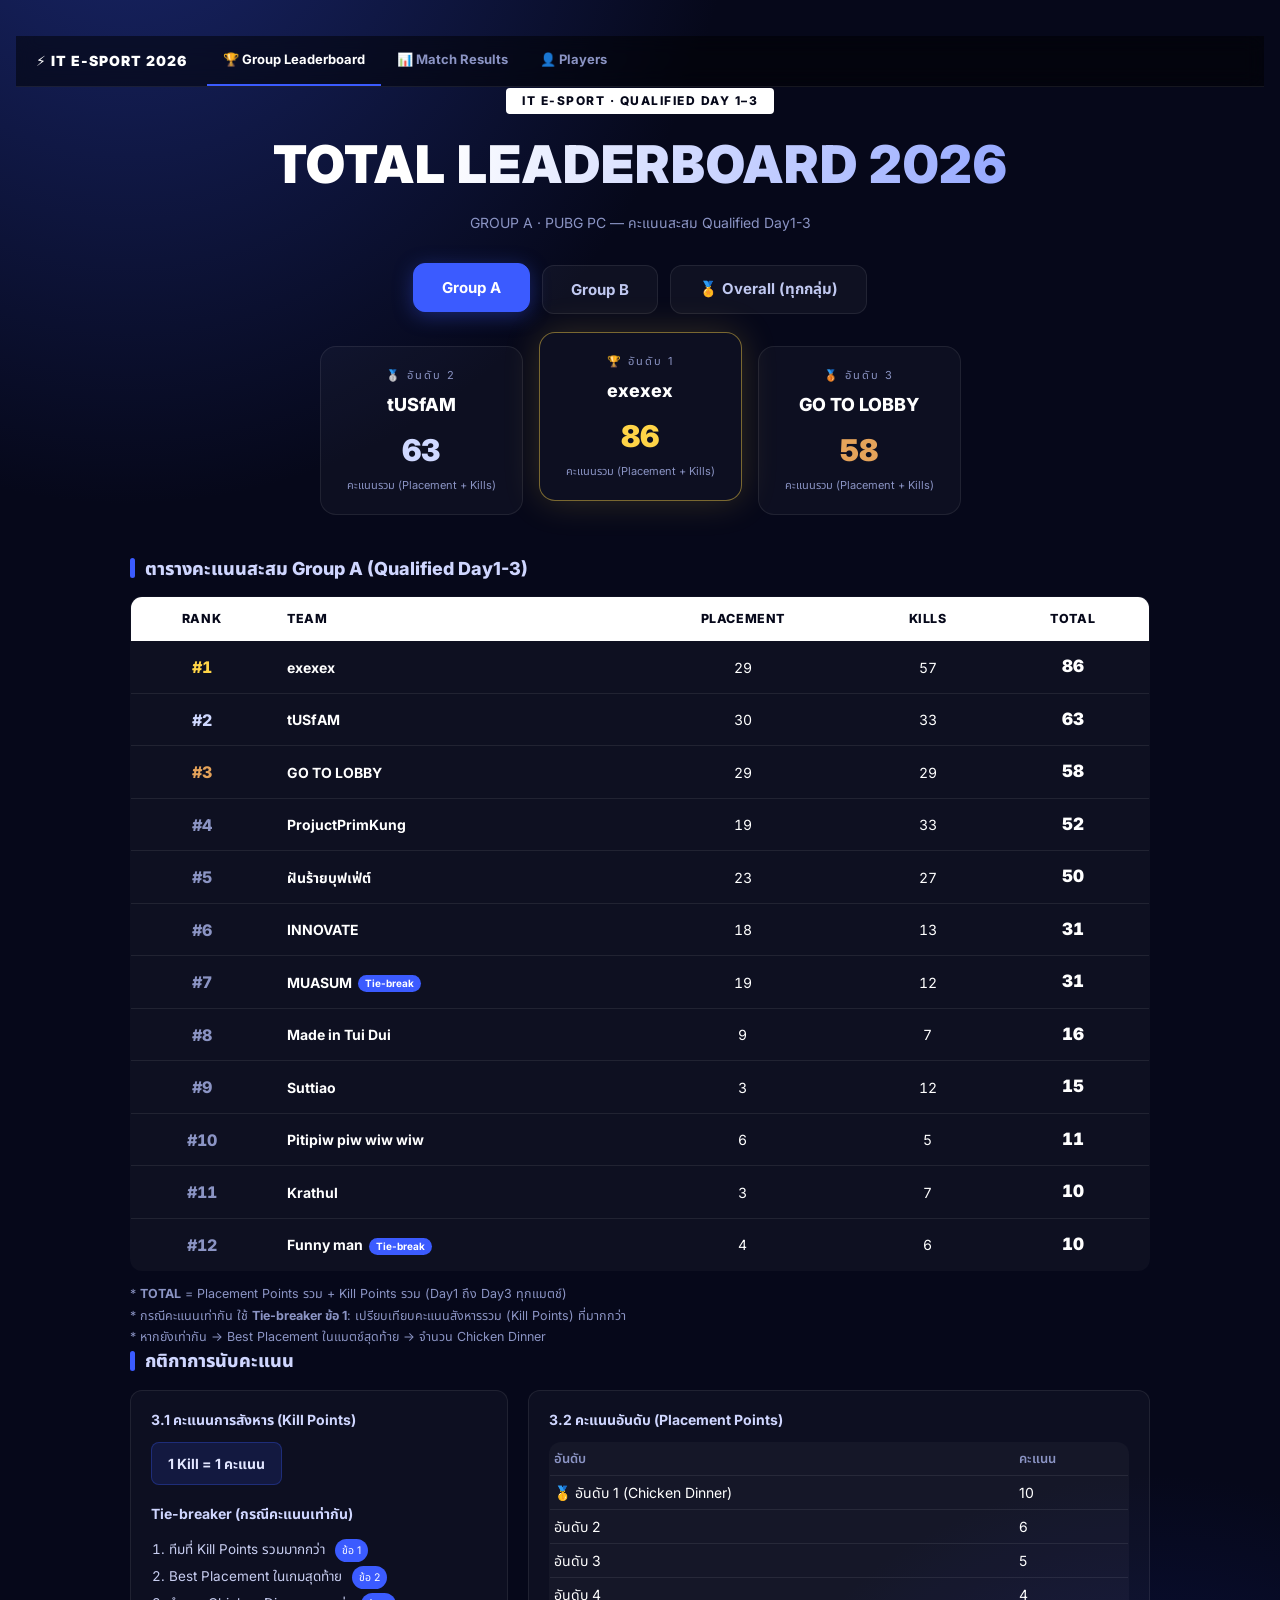
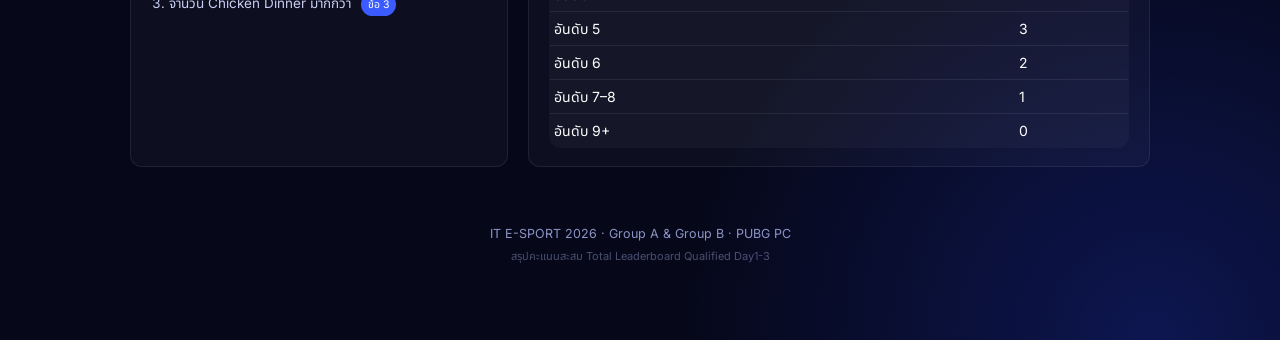
<file: index.html>
<!DOCTYPE html>
<html lang="th">
<head>
<meta charset="UTF-8">
<meta name="viewport" content="width=device-width, initial-scale=1.0">
<title>PUBG Total Leaderboard — IT E-SPORT 2026</title>
<meta name="description" content="ตารางคะแนนรวม PUBG PC IT E-SPORT 2026 รวม Group A และ Group B">
<link rel="preconnect" href="https://fonts.googleapis.com">
<link rel="preconnect" href="https://fonts.gstatic.com" crossorigin>
<link href="https://fonts.googleapis.com/css2?family=Noto+Sans+Thai:wght@400;600;700;800;900&family=Inter:wght@400;600;700;800;900&display=swap" rel="stylesheet">
<link rel="stylesheet" href="style.css">
<style>
nav.top-nav{background:rgba(0,0,0,0.5);backdrop-filter:blur(10px);border-bottom:1px solid rgba(255,255,255,0.08);position:sticky;top:0;z-index:100;display:flex;align-items:center;gap:0;padding:0 20px;}
.nav-logo{font-weight:900;font-size:14px;letter-spacing:1px;color:#fff;padding:14px 0;margin-right:20px;white-space:nowrap;}
.nav-link{display:block;padding:14px 16px;font-size:13px;font-weight:700;color:#8b94c4;text-decoration:none;border-bottom:2px solid transparent;transition:color .15s,border-color .15s;white-space:nowrap;}
.nav-link:hover{color:#fff;}
.nav-link.active{color:#fff;border-bottom-color:#3b5bff;}
</style>
</head>
<body>
<nav class="top-nav">
  <span class="nav-logo">⚡ IT E-SPORT 2026</span>
  <a href="index.html" class="nav-link active">🏆 Group Leaderboard</a>
  <a href="match-results.html" class="nav-link">📊 Match Results</a>
  <a href="players.html" class="nav-link">👤 Players</a>
</nav>
<div class="wrap">
  <header>
    <div class="header-badge">IT E-SPORT · QUALIFIED DAY 1–3</div>
    <h1>Total Leaderboard 2026</h1>
    <div class="header-sub" id="header-sub">PUBG PC — คะแนนสะสม Day1-3 (Placement + Kills)</div>
  </header>

  <nav class="tabs" role="tablist" aria-label="Group selector">
    <button class="tab-btn" id="tab-A" role="tab" aria-selected="false" onclick="renderLeaderboard('A')">Group A</button>
    <button class="tab-btn" id="tab-B" role="tab" aria-selected="false" onclick="renderLeaderboard('B')">Group B</button>
    <button class="tab-btn" id="tab-ALL" role="tab" aria-selected="false" onclick="renderLeaderboard('ALL')">🏅 Overall (ทุกกลุ่ม)</button>
  </nav>

  <section class="podium" id="podium-container" aria-label="Top 3 teams">
    <!-- Injected by JS -->
  </section>

  <div class="section-title" id="table-title">ตารางคะแนนรวม</div>

  <div class="table-wrap">
    <table>
      <thead>
        <tr>
          <th class="num">RANK</th>
          <th class="align-left">TEAM</th>
          <th class="num">PLACEMENT</th>
          <th class="num">KILLS</th>
          <th class="num">TOTAL</th>
        </tr>
      </thead>
      <tbody id="lb-body"></tbody>
    </table>
  </div>

  <p class="note">
    * <strong>TOTAL</strong> = Placement Points รวม + Kill Points รวม (Day1 ถึง Day3 ทุกแมตช์)<br>
    * กรณีคะแนนเท่ากัน ใช้ <strong>Tie-breaker ข้อ 1</strong>: เปรียบเทียบคะแนนสังหารรวม (Kill Points) ที่มากกว่า<br>
    * หากยังเท่ากัน → Best Placement ในแมตช์สุดท้าย → จำนวน Chicken Dinner
  </p>

  <div class="section-title">กติกาการนับคะแนน</div>
  <div class="rules">
    <div class="rule-box">
      <h3>3.1 คะแนนการสังหาร (Kill Points)</h3>
      <span class="kill-rule">1 Kill = 1 คะแนน</span>
      <h3 style="margin-top:18px;">Tie-breaker (กรณีคะแนนเท่ากัน)</h3>
      <ol class="tiebreak-list">
        <li>ทีมที่ Kill Points รวมมากกว่า <span class="tie-tag">ข้อ 1</span></li>
        <li>Best Placement ในเกมสุดท้าย <span class="tie-tag">ข้อ 2</span></li>
        <li>จำนวน Chicken Dinner มากกว่า <span class="tie-tag">ข้อ 3</span></li>
      </ol>
    </div>
    <div class="rule-box">
      <h3>3.2 คะแนนอันดับ (Placement Points)</h3>
      <table class="rule-table">
        <tr><th>อันดับ</th><th>คะแนน</th></tr>
        <tr><td>🥇 อันดับ 1 (Chicken Dinner)</td><td>10</td></tr>
        <tr><td>อันดับ 2</td><td>6</td></tr>
        <tr><td>อันดับ 3</td><td>5</td></tr>
        <tr><td>อันดับ 4</td><td>4</td></tr>
        <tr><td>อันดับ 5</td><td>3</td></tr>
        <tr><td>อันดับ 6</td><td>2</td></tr>
        <tr><td>อันดับ 7–8</td><td>1</td></tr>
        <tr><td>อันดับ 9+</td><td>0</td></tr>
      </table>
    </div>
  </div>

  <footer>
    <span>IT E-SPORT 2026 · Group A &amp; Group B · PUBG PC</span><br>
    <span style="opacity:.5;font-size:11px;">สรุปคะแนนสะสม Total Leaderboard Qualified Day1-3</span>
  </footer>
</div>

<script src="data.js"></script>
<script src="app.js"></script>
</body>
</html>
</file>
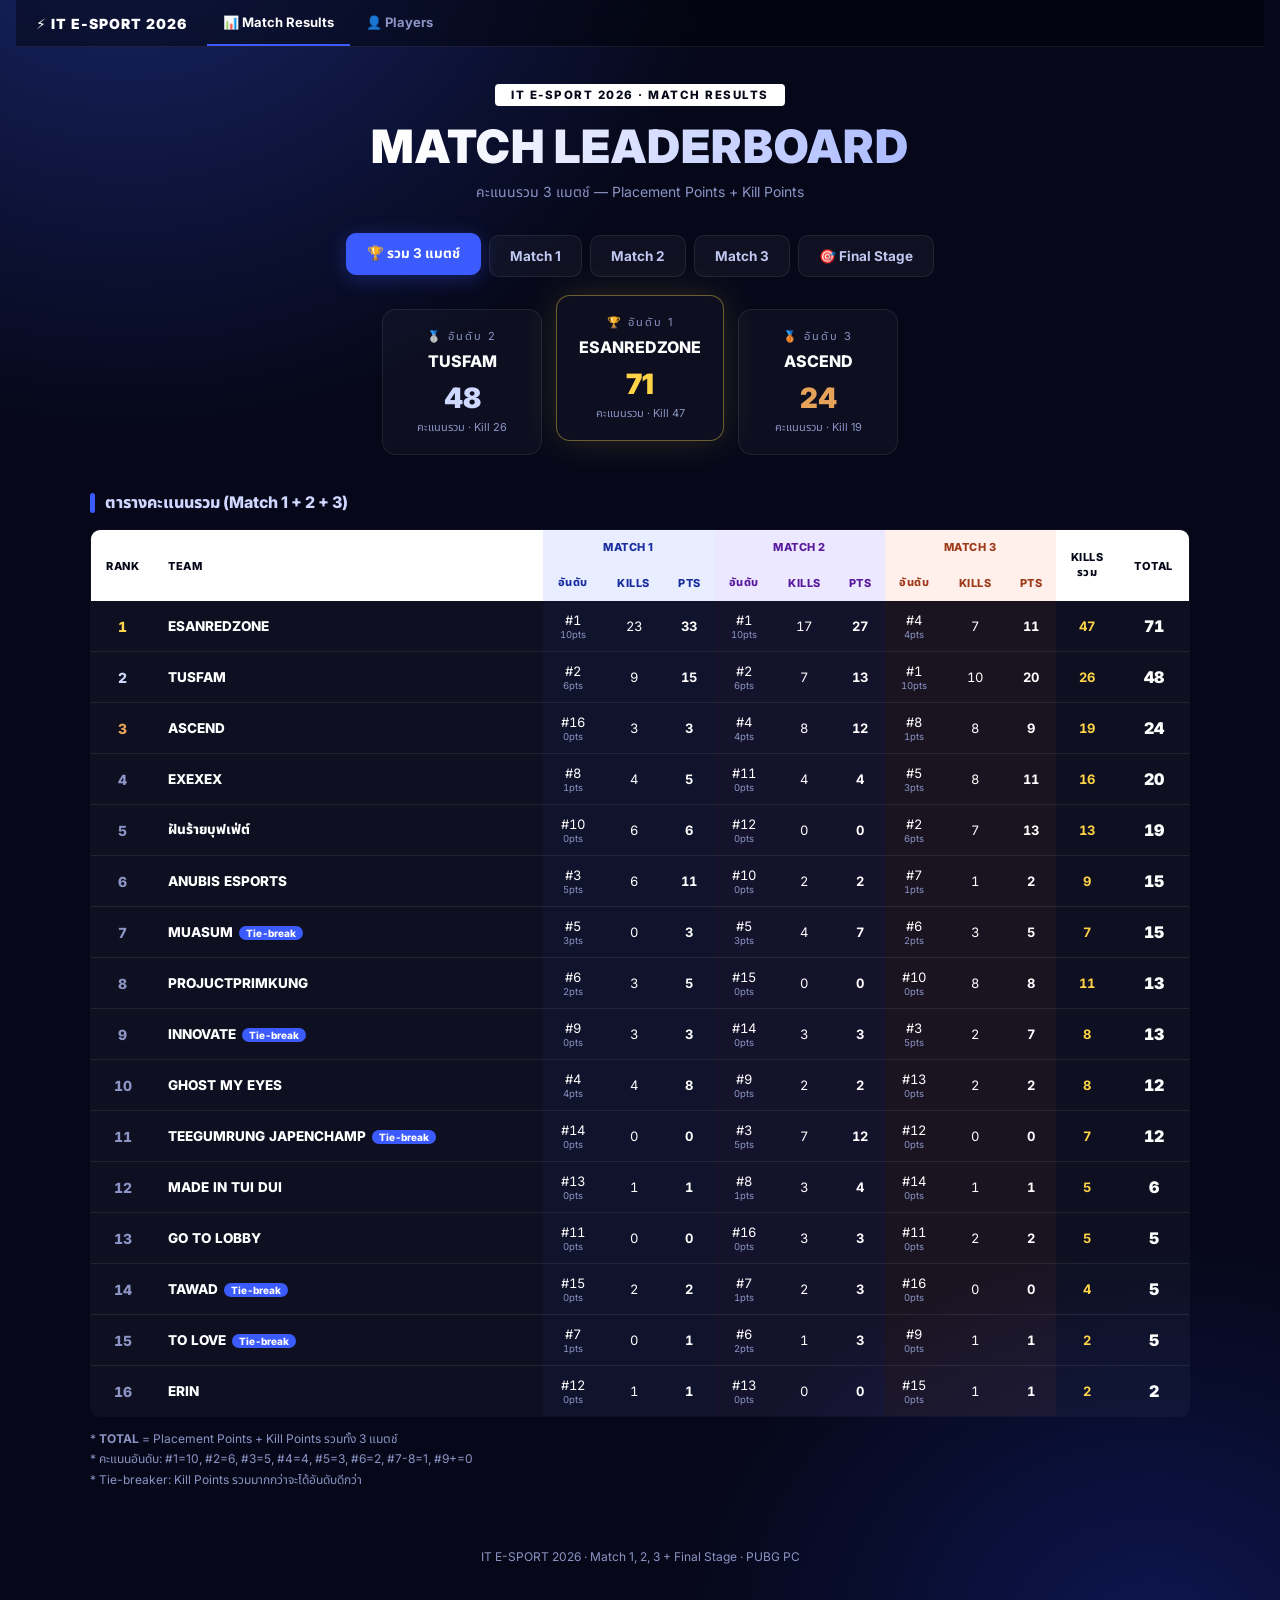
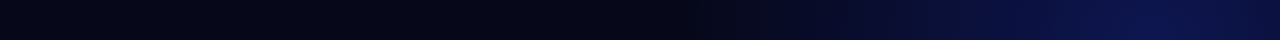
<file: match-results.html>
<!DOCTYPE html>
<html lang="th">
<head>
<meta charset="UTF-8">
<meta name="viewport" content="width=device-width, initial-scale=1.0">
<title>Match Leaderboard — IT E-SPORT 2026</title>
<link rel="preconnect" href="https://fonts.googleapis.com">
<link rel="preconnect" href="https://fonts.gstatic.com" crossorigin>
<link href="https://fonts.googleapis.com/css2?family=Noto+Sans+Thai:wght@400;600;700;800;900&family=Inter:wght@400;600;700;800;900&display=swap" rel="stylesheet">
<style>
:root{
  --bg:#06081a; --card:rgba(255,255,255,0.03);
  --accent:#3b5bff; --glow:rgba(59,91,255,0.3);
  --gold:#ffd447; --silver:#cfd8ff; --bronze:#e5a35a;
  --line:rgba(255,255,255,0.08); --muted:#8b94c4; --r:10px;
  --m1:#3b5bff; --m2:#a259ff; --m3:#ff6b35; --final:#f0b429;
}
*,*::before,*::after{box-sizing:border-box;margin:0;padding:0;}
body{font-family:'Inter','Noto Sans Thai',system-ui,sans-serif;
  background:radial-gradient(ellipse 80% 60% at 10% -10%,#1a2870 0%,transparent 60%),
  radial-gradient(ellipse 60% 40% at 90% 100%,#0d1650 0%,transparent 60%),var(--bg);
  color:#fff;min-height:100vh;padding:0 16px 72px;}

/* Nav */
nav.top-nav{background:rgba(0,0,0,0.4);backdrop-filter:blur(10px);
  border-bottom:1px solid var(--line);position:sticky;top:0;z-index:100;
  display:flex;align-items:center;gap:0;padding:0 20px;}
.nav-logo{font-weight:900;font-size:14px;letter-spacing:1px;color:#fff;
  padding:14px 0;margin-right:20px;white-space:nowrap;}
.nav-link{display:block;padding:14px 16px;font-size:13px;font-weight:700;
  color:var(--muted);text-decoration:none;border-bottom:2px solid transparent;
  transition:color .15s,border-color .15s;}
.nav-link:hover{color:#fff;}
.nav-link.active{color:#fff;border-bottom-color:var(--accent);}

.wrap{max-width:1100px;margin:0 auto;padding-top:36px;}
header{text-align:center;margin-bottom:32px;}
.badge{display:inline-block;background:#fff;color:#06081a;font-size:11.5px;
  font-weight:800;letter-spacing:1.5px;padding:4px 16px;border-radius:4px;
  margin-bottom:12px;text-transform:uppercase;}
h1{font-size:clamp(26px,5vw,46px);font-weight:900;letter-spacing:1px;
  text-transform:uppercase;
  background:linear-gradient(100deg,#fff 30%,#7b93ff 100%);
  -webkit-background-clip:text;background-clip:text;color:transparent;margin-bottom:8px;}
.header-sub{color:var(--muted);font-size:14px;}

/* Tabs */
.tabs{display:flex;justify-content:center;gap:8px;flex-wrap:wrap;margin-bottom:32px;}
.tab-btn{background:rgba(255,255,255,0.04);border:1px solid var(--line);color:#c0c8f0;
  font-family:inherit;font-size:13.5px;font-weight:700;padding:10px 20px;
  border-radius:var(--r);cursor:pointer;transition:all .18s;}
.tab-btn:hover{background:rgba(255,255,255,0.09);transform:translateY(-2px);}
.tab-btn.active{color:#fff;box-shadow:0 4px 20px var(--glow);transform:translateY(-2px);}
.tab-btn.t-all.active{background:var(--accent);border-color:var(--accent);}
.tab-btn.t-m1.active{background:var(--m1);border-color:var(--m1);box-shadow:0 4px 16px rgba(59,91,255,.4);}
.tab-btn.t-m2.active{background:var(--m2);border-color:var(--m2);box-shadow:0 4px 16px rgba(162,89,255,.4);}
.tab-btn.t-m3.active{background:var(--m3);border-color:var(--m3);box-shadow:0 4px 16px rgba(255,107,53,.4);}
.tab-btn.t-final.active{background:var(--final);border-color:var(--final);color:#06081a;box-shadow:0 4px 16px rgba(240,180,41,.4);}

/* Podium */
.podium{display:flex;gap:14px;justify-content:center;flex-wrap:wrap;margin-bottom:36px;}
.p-card{background:var(--card);border:1px solid var(--line);border-radius:14px;
  padding:18px 22px;min-width:160px;text-align:center;transition:transform .2s;}
.p-card:hover{transform:translateY(-4px);}
.p-card.gold{order:2;transform:translateY(-14px);border-color:rgba(255,212,71,.4);
  box-shadow:0 0 36px rgba(255,212,71,.15);}
.p-card.gold:hover{transform:translateY(-18px);}
.p-card.silver{order:1;} .p-card.bronze{order:3;}
.p-rank{font-size:11px;color:var(--muted);letter-spacing:2px;margin-bottom:6px;}
.p-name{font-size:16px;font-weight:800;margin-bottom:10px;word-break:break-word;}
.p-pts{font-size:28px;font-weight:900;}
.p-card.gold .p-pts{color:var(--gold);}
.p-card.silver .p-pts{color:var(--silver);}
.p-card.bronze .p-pts{color:var(--bronze);}
.p-sub{font-size:11px;color:var(--muted);margin-top:4px;}

/* Section title */
.section-title{display:flex;align-items:center;gap:10px;font-size:16px;
  font-weight:800;color:#cfd6ff;margin:0 0 14px;}
.section-title::before{content:"";display:inline-block;width:5px;height:20px;
  background:var(--accent);border-radius:3px;flex-shrink:0;}

/* Table */
.table-wrap{overflow-x:auto;}
table{width:100%;min-width:820px;border-collapse:collapse;background:var(--card);
  border-radius:var(--r);overflow:hidden;border:1px solid var(--line);}
thead th{background:#fff;color:#06081a;text-align:center;padding:10px 7px;
  font-size:11px;font-weight:800;letter-spacing:.5px;text-transform:uppercase;white-space:nowrap;}
thead th.al{text-align:left;padding-left:14px;}
thead th.m1h{background:#e8edff;color:#1a2ea0;}
thead th.m2h{background:#ece8ff;color:#5a1a9e;}
thead th.m3h{background:#fff0eb;color:#9e3a1a;}
tbody td{padding:11px 7px;border-bottom:1px solid var(--line);font-size:13px;
  text-align:center;font-variant-numeric:tabular-nums;}
tbody td.al{text-align:left;padding-left:14px;}
tbody tr:last-child td{border-bottom:none;}
tbody tr{transition:background .14s;}
tbody tr:hover{background:rgba(255,255,255,0.05);}
.rank-cell{font-weight:800;color:var(--muted);font-size:14px;}
.team-cell{font-weight:800;font-size:13.5px;}
.total-cell{font-weight:900;font-size:16px;}
tr.gold .rank-cell{color:var(--gold);}
tr.silver .rank-cell{color:var(--silver);}
tr.bronze .rank-cell{color:var(--bronze);}
.m1c{background:rgba(59,91,255,.05);}
.m2c{background:rgba(162,89,255,.05);}
.m3c{background:rgba(255,107,53,.05);}
.sub-pts{font-size:9.5px;color:var(--muted);display:block;margin-top:1px;}
.tie-badge{display:inline-block;font-size:10px;background:var(--accent);color:#fff;
  padding:1px 7px;border-radius:20px;margin-left:6px;vertical-align:middle;}

/* Match detail grid */
.match-grid{display:grid;grid-template-columns:1fr 1fr;gap:16px;margin-bottom:32px;}
.match-card{background:var(--card);border:1px solid var(--line);border-radius:var(--r);overflow:hidden;}
.mh{padding:10px 14px;font-weight:800;font-size:13px;letter-spacing:.5px;}
.mh-1{background:var(--m1);} .mh-2{background:var(--m2);}
.mh-3{background:var(--m3);} .mh-f{background:var(--final);color:#06081a;}
.match-row{display:flex;align-items:center;padding:9px 14px;
  border-bottom:1px solid var(--line);font-size:13px;transition:background .14s;}
.match-row:hover{background:rgba(255,255,255,0.04);}
.match-row:last-child{border-bottom:none;}
.mr-rank{color:var(--muted);font-weight:700;min-width:30px;}
.mr-rank.r1{color:var(--gold);} .mr-rank.r2{color:var(--silver);} .mr-rank.r3{color:var(--bronze);}
.mr-name{flex:1;font-weight:700;padding:0 10px;word-break:break-word;}
.mr-kills{color:#e2e6ff;min-width:52px;text-align:right;font-size:12px;}
.mr-pts{font-weight:800;min-width:40px;text-align:right;color:var(--gold);}

/* Final stage */
.final-wrap{text-align:center;padding:20px 0 40px;}
.final-badge{display:inline-block;background:var(--final);color:#06081a;
  font-size:12px;font-weight:800;letter-spacing:2px;padding:4px 16px;
  border-radius:4px;margin-bottom:20px;text-transform:uppercase;}
.final-grid{display:grid;grid-template-columns:repeat(auto-fill,minmax(200px,1fr));gap:12px;margin-top:16px;}
.final-team-card{background:var(--card);border:1px solid var(--line);border-radius:var(--r);
  padding:14px 16px;display:flex;align-items:center;gap:12px;transition:border-color .2s;}
.final-team-card:hover{border-color:rgba(240,180,41,0.4);}
.ft-seed{font-size:20px;font-weight:900;color:var(--final);min-width:32px;text-align:center;}
.ft-name{font-size:13px;font-weight:700;}
.tbd-box{background:rgba(240,180,41,.07);border:1px dashed rgba(240,180,41,.3);
  border-radius:var(--r);padding:32px;margin-top:20px;color:rgba(240,180,41,.7);
  font-size:14px;letter-spacing:1px;text-align:center;}

.note{color:var(--muted);font-size:12px;margin-top:12px;line-height:1.7;}
footer{text-align:center;margin-top:56px;color:var(--muted);font-size:12px;line-height:1.8;}

@media(max-width:640px){
  .match-grid{grid-template-columns:1fr;}
  table{min-width:600px;}
}
</style>
</head>
<body>

<nav class="top-nav">
  <span class="nav-logo">⚡ IT E-SPORT 2026</span>
  <a href="match-results.html" class="nav-link active">📊 Match Results</a>
  <a href="players.html" class="nav-link">👤 Players</a>
</nav>

<div class="wrap">
  <header>
    <div class="badge">IT E-SPORT 2026 · MATCH RESULTS</div>
    <h1>Match Leaderboard</h1>
    <div class="header-sub" id="header-sub">คะแนนรวม 3 แมตช์ — Placement Points + Kill Points</div>
  </header>

  <div class="tabs">
    <button class="tab-btn t-all  active" id="tab-combined" onclick="switchTab('combined')">🏆 รวม 3 แมตช์</button>
    <button class="tab-btn t-m1"          id="tab-m1"       onclick="switchTab('m1')">Match 1</button>
    <button class="tab-btn t-m2"          id="tab-m2"       onclick="switchTab('m2')">Match 2</button>
    <button class="tab-btn t-m3"          id="tab-m3"       onclick="switchTab('m3')">Match 3</button>
    <button class="tab-btn t-final"       id="tab-final"    onclick="switchTab('final')">🎯 Final Stage</button>
  </div>

  <div class="podium" id="podium"></div>

  <!-- Combined -->
  <div id="view-combined">
    <div class="section-title">ตารางคะแนนรวม (Match 1 + 2 + 3)</div>
    <div class="table-wrap">
      <table>
        <thead>
          <tr>
            <th rowspan="2">RANK</th>
            <th rowspan="2" class="al">TEAM</th>
            <th colspan="3" class="m1h">Match 1</th>
            <th colspan="3" class="m2h">Match 2</th>
            <th colspan="3" class="m3h">Match 3</th>
            <th rowspan="2">KILLS<br>รวม</th>
            <th rowspan="2">TOTAL</th>
          </tr>
          <tr>
            <th class="m1h">อันดับ</th><th class="m1h">Kills</th><th class="m1h">Pts</th>
            <th class="m2h">อันดับ</th><th class="m2h">Kills</th><th class="m2h">Pts</th>
            <th class="m3h">อันดับ</th><th class="m3h">Kills</th><th class="m3h">Pts</th>
          </tr>
        </thead>
        <tbody id="combined-body"></tbody>
      </table>
    </div>
    <p class="note">
      * <b>TOTAL</b> = Placement Points + Kill Points รวมทั้ง 3 แมตช์<br>
      * คะแนนอันดับ: #1=10, #2=6, #3=5, #4=4, #5=3, #6=2, #7-8=1, #9+=0<br>
      * Tie-breaker: Kill Points รวมมากกว่าจะได้อันดับดีกว่า
    </p>
  </div>

  <!-- Per-match -->
  <div id="view-m1"    style="display:none"><div class="section-title">Match 1 — ผลการแข่งขัน</div><div class="match-grid" id="m1-grid"></div></div>
  <div id="view-m2"    style="display:none"><div class="section-title">Match 2 — ผลการแข่งขัน</div><div class="match-grid" id="m2-grid"></div></div>
  <div id="view-m3"    style="display:none"><div class="section-title">Match 3 — ผลการแข่งขัน</div><div class="match-grid" id="m3-grid"></div></div>

  <!-- Final -->
  <div id="view-final" style="display:none">
    <div class="final-wrap">
      <div class="final-badge">🎯 Final Stage — 2026</div>
      <div class="section-title">ทีมที่ผ่านเข้ารอบ Final Stage (16 ทีม)</div>
      <div class="final-grid" id="final-grid"></div>
      <div class="tbd-box" id="final-result-box">
        ⏳ ยังไม่มีผลการแข่งขัน — Final Stage Results Coming Soon
      </div>
    </div>
  </div>

  <footer>IT E-SPORT 2026 · Match 1, 2, 3 + Final Stage · PUBG PC</footer>
</div>

<script src="team-data.js"></script>
<script>
/* ─── Build combined dataset ──────────────────────────────── */
function buildCombined() {
  const teams = {};
  const zero = () => ({ rank:0, kills:0, place:0, total:0 });
  MATCHES.forEach((match, mi) => {
    const key = `m${mi+1}`;
    match.forEach(r => {
      if (!teams[r.team]) teams[r.team] = { id:r.team, m1:zero(), m2:zero(), m3:zero() };
      const p = placePts(r.rank);
      teams[r.team][key] = { rank:r.rank, kills:r.kills, place:p, total:p+r.kills };
    });
  });
  return Object.values(teams).map(t => ({
    ...t,
    totalKills: t.m1.kills + t.m2.kills + t.m3.kills,
    grand:      t.m1.total + t.m2.total + t.m3.total,
  })).sort((a,b) => b.grand - a.grand || b.totalKills - a.totalKills);
}

const combined = buildCombined();

/* ─── Podium ───────────────────────────────────────────────── */
function renderPodium(items) {
  const order = [
    { d:items[1], cls:'silver', label:'🥈 อันดับ 2' },
    { d:items[0], cls:'gold',   label:'🏆 อันดับ 1' },
    { d:items[2], cls:'bronze', label:'🥉 อันดับ 3' },
  ];
  document.getElementById('podium').innerHTML = order.map(({d,cls,label}) => `
    <div class="p-card ${cls}">
      <div class="p-rank">${label}</div>
      <div class="p-name">${teamName(d.id)}</div>
      <div class="p-pts">${d.grand}</div>
      <div class="p-sub">คะแนนรวม · Kill ${d.totalKills}</div>
    </div>`).join('');
}

/* ─── Combined table ───────────────────────────────────────── */
function renderCombined() {
  renderPodium(combined);
  const tbody = document.getElementById('combined-body');
  tbody.innerHTML = '';
  combined.forEach((d, i) => {
    const rank = i+1;
    const cls  = rank===1?'gold':rank===2?'silver':rank===3?'bronze':'';
    const isTie = i>0 && combined[i-1].grand===d.grand && combined[i-1].totalKills!==d.totalKills;
    const tieTag = isTie ? `<span class="tie-badge">Tie-break</span>` : '';
    const fR = r => r.rank ? `#${r.rank}<br><span class="sub-pts">${r.place}pts</span>` : '—';
    const tr = document.createElement('tr');
    if (cls) tr.className = cls;
    tr.innerHTML = `
      <td class="rank-cell">${rank}</td>
      <td class="team-cell al">${teamName(d.id)}${tieTag}</td>
      <td class="m1c">${fR(d.m1)}</td><td class="m1c">${d.m1.kills}</td><td class="m1c" style="font-weight:700">${d.m1.total}</td>
      <td class="m2c">${fR(d.m2)}</td><td class="m2c">${d.m2.kills}</td><td class="m2c" style="font-weight:700">${d.m2.total}</td>
      <td class="m3c">${fR(d.m3)}</td><td class="m3c">${d.m3.kills}</td><td class="m3c" style="font-weight:700">${d.m3.total}</td>
      <td style="color:var(--gold);font-weight:700">${d.totalKills}</td>
      <td class="total-cell">${d.grand}</td>`;
    tbody.appendChild(tr);
  });
}

/* ─── Per-match grid ───────────────────────────────────────── */
function renderMatchGrid(matchData, containerId, hCls) {
  const sorted = [...matchData].sort((a,b)=>a.rank-b.rank);
  function rows(arr) {
    return arr.map(r => {
      const pts = placePts(r.rank);
      const rc  = r.rank<=3 ? `r${r.rank}` : '';
      return `<div class="match-row">
        <span class="mr-rank ${rc}">#${r.rank}</span>
        <span class="mr-name">${teamName(r.team)}</span>
        <span class="mr-kills">${r.kills} kills</span>
        <span class="mr-pts">${pts+r.kills} pts</span>
      </div>`;
    }).join('');
  }
  document.getElementById(containerId).innerHTML = `
    <div class="match-card">
      <div class="mh ${hCls}">อันดับ #1 – #8</div>${rows(sorted.slice(0,8))}
    </div>
    <div class="match-card">
      <div class="mh ${hCls}">อันดับ #9 – #16</div>${rows(sorted.slice(8))}
    </div>`;
}

/* ─── Final tab ────────────────────────────────────────────── */
function renderFinal() {
  document.getElementById('podium').innerHTML = '';
  const seeds = [1,2,3,4,5,6,7,8,9,10,11,12,13,14,15,16];
  document.getElementById('final-grid').innerHTML = seeds.map(s => `
    <div class="final-team-card">
      <span class="ft-seed">#${s}</span>
      <span class="ft-name">${teamName(s)}</span>
    </div>`).join('');
}

/* ─── Tab switching ────────────────────────────────────────── */
const ALL_TABS = ['combined','m1','m2','m3','final'];
function switchTab(tab) {
  ALL_TABS.forEach(t => {
    document.getElementById(`view-${t}`).style.display = t===tab?'':'none';
    document.getElementById(`tab-${t}`).classList.toggle('active', t===tab);
  });
  const topFrom = (md) => {
    const s = [...md].sort((a,b)=>a.rank-b.rank);
    return s.slice(0,3).map(r=>({ id:r.team, grand:placePts(r.rank)+r.kills, totalKills:r.kills }));
  };
  if(tab==='combined') renderCombined();
  if(tab==='m1') { renderMatchGrid(MATCH1,'m1-grid','mh-1'); renderPodium(topFrom(MATCH1)); }
  if(tab==='m2') { renderMatchGrid(MATCH2,'m2-grid','mh-2'); renderPodium(topFrom(MATCH2)); }
  if(tab==='m3') { renderMatchGrid(MATCH3,'m3-grid','mh-3'); renderPodium(topFrom(MATCH3)); }
  if(tab==='final') renderFinal();
}

/* ─── Init ─────────────────────────────────────────────────── */
renderCombined();
</script>
</body>
</html>
</file>
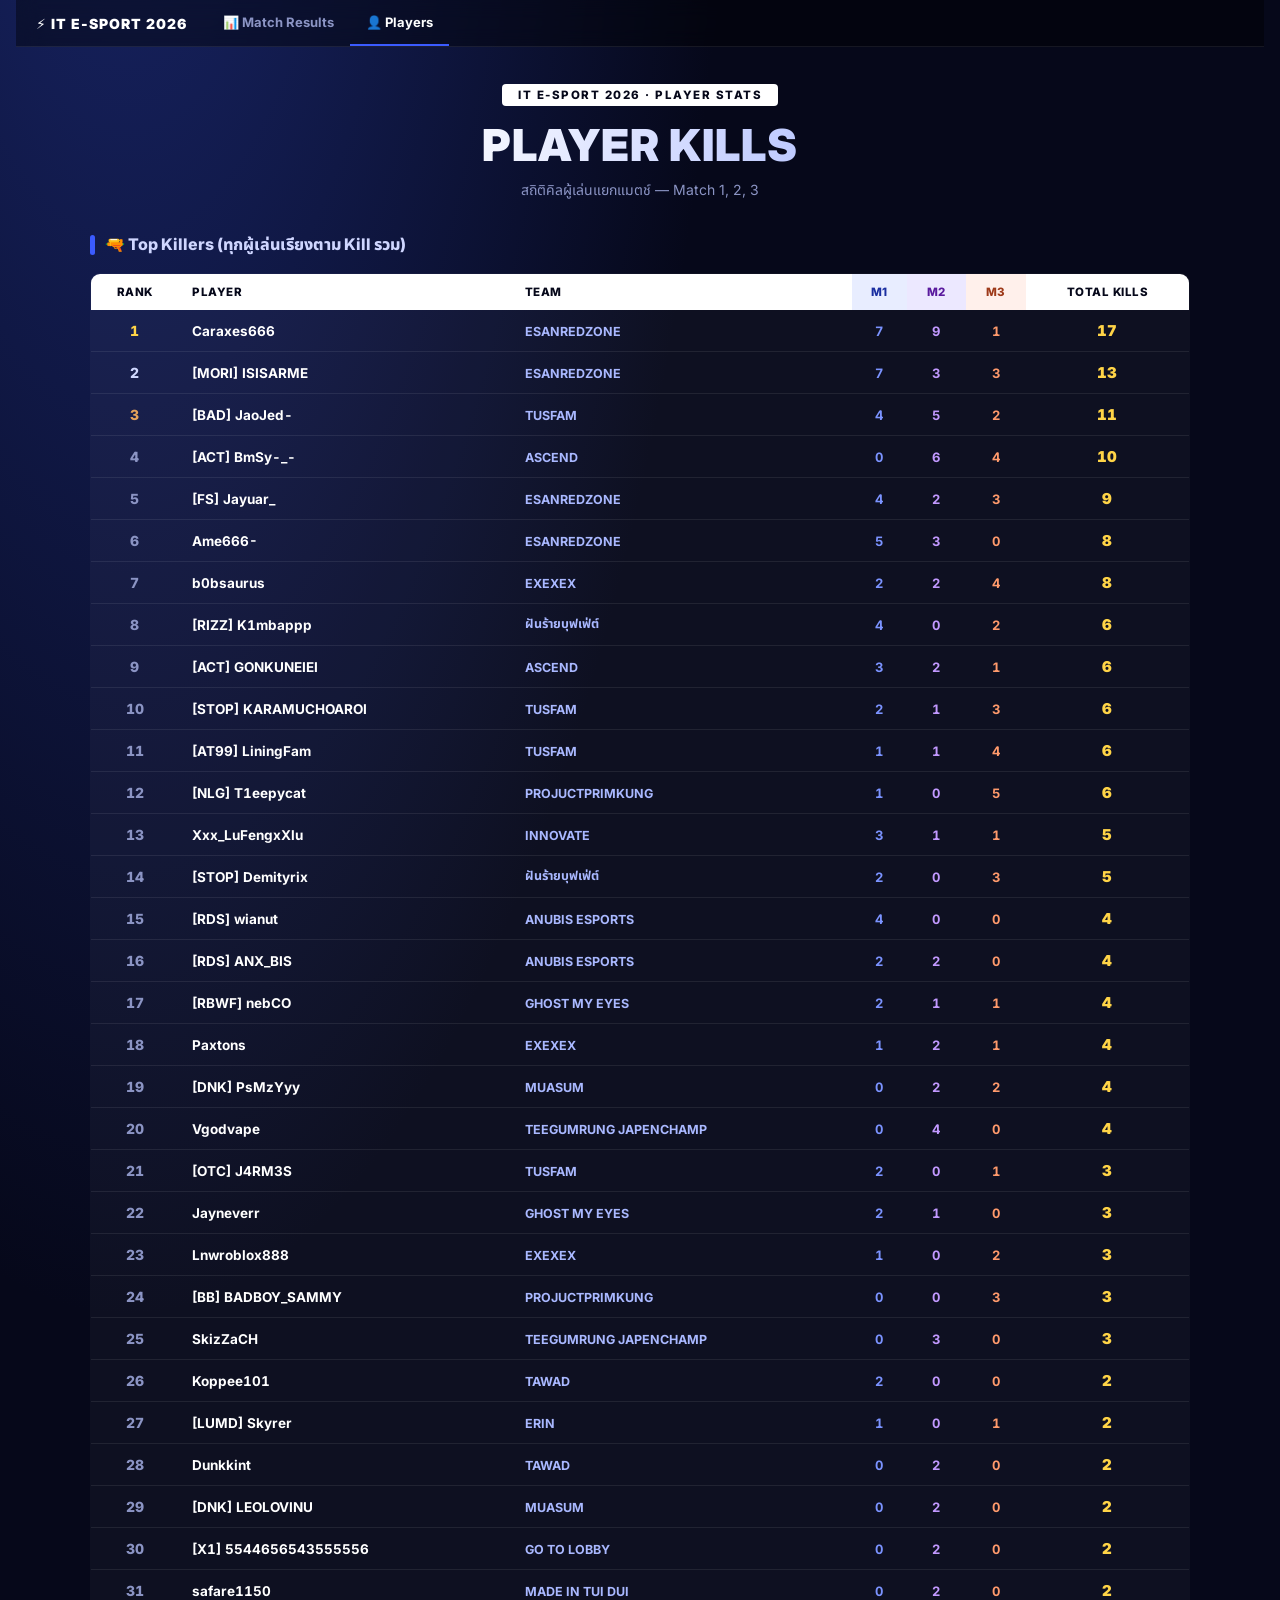
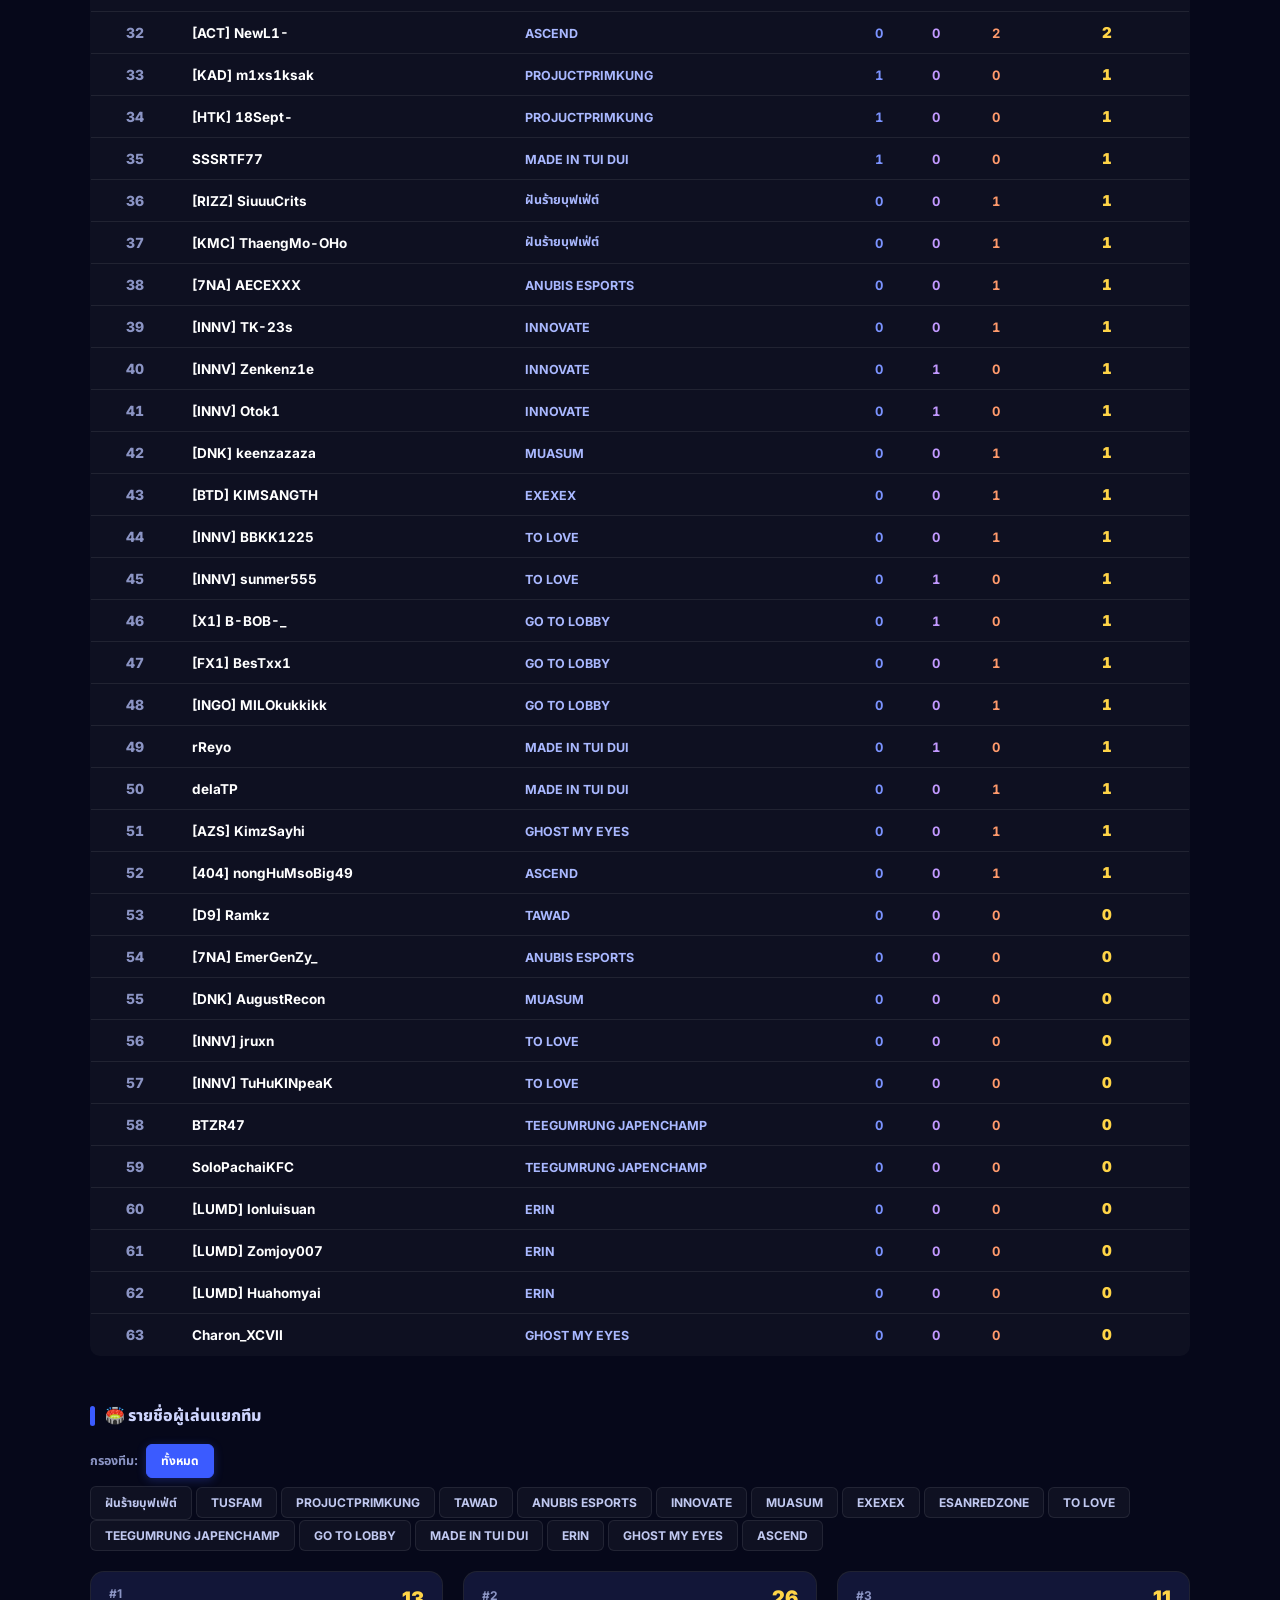
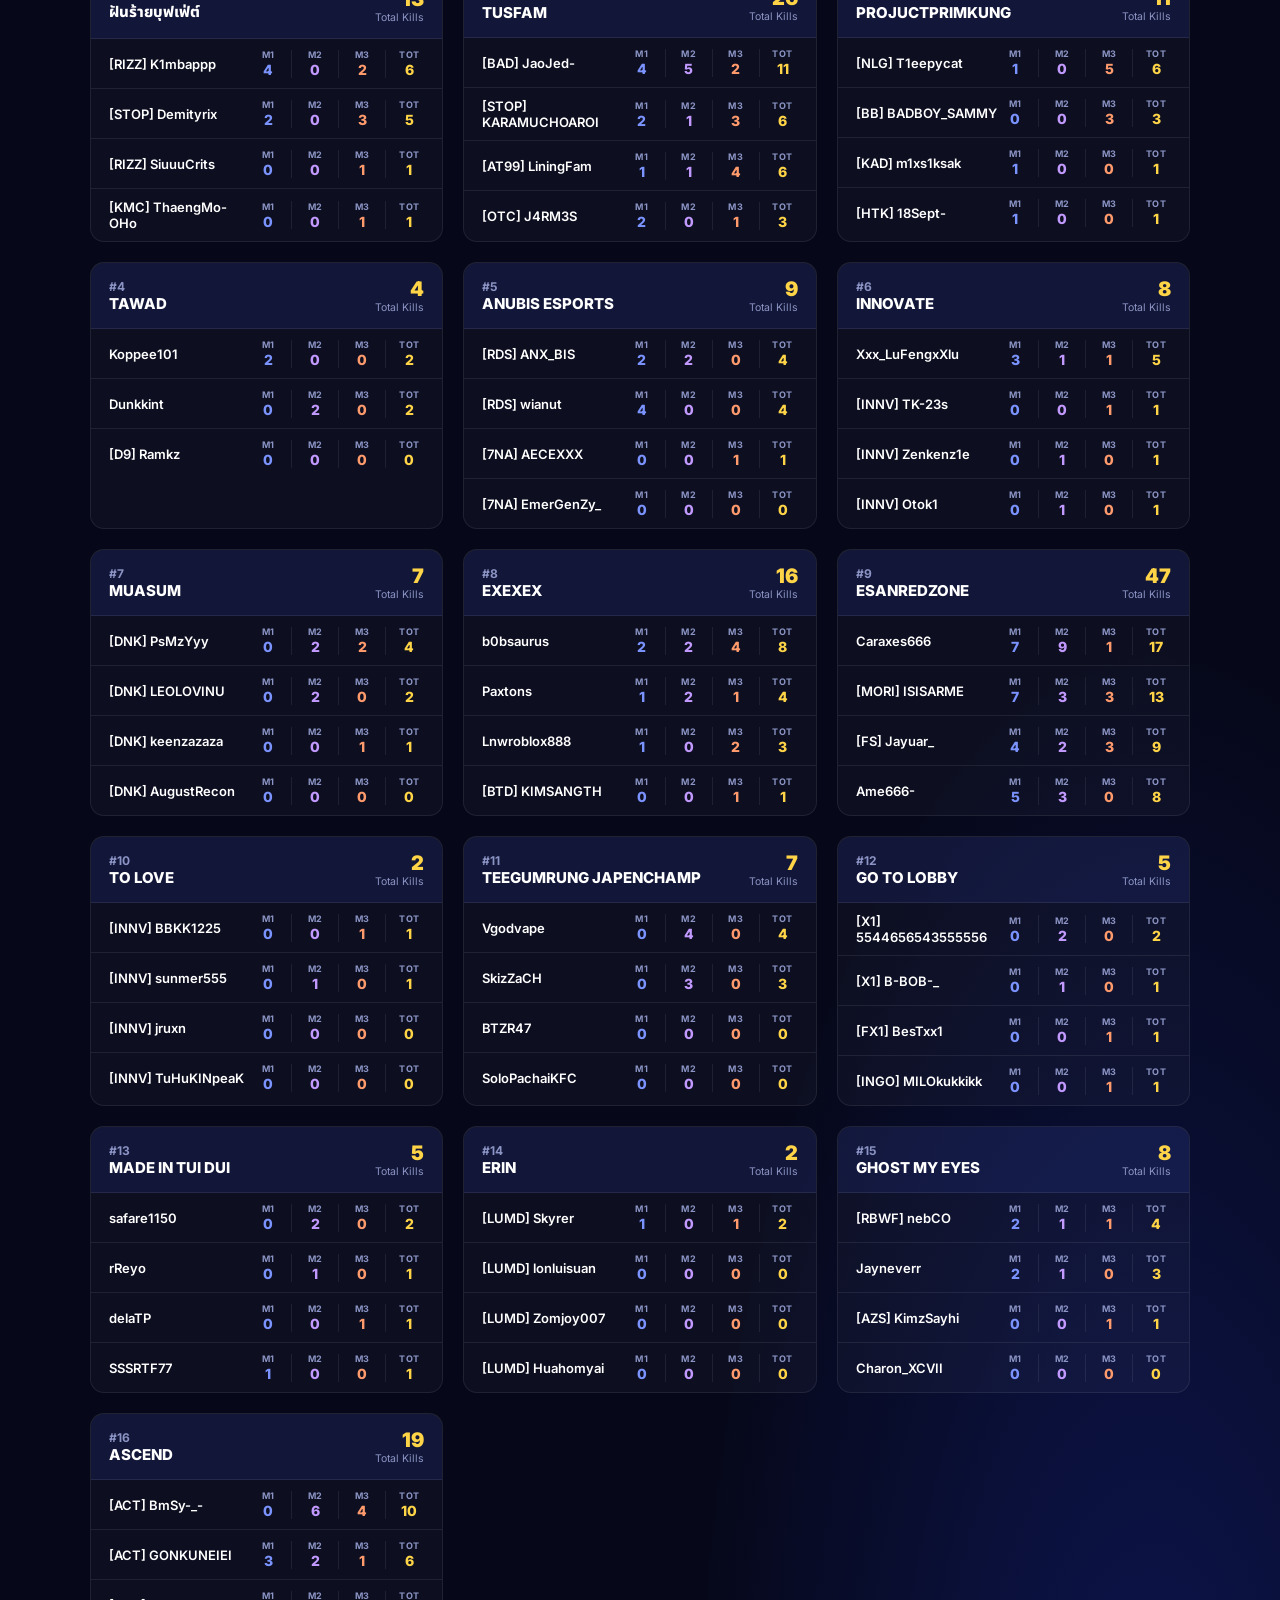
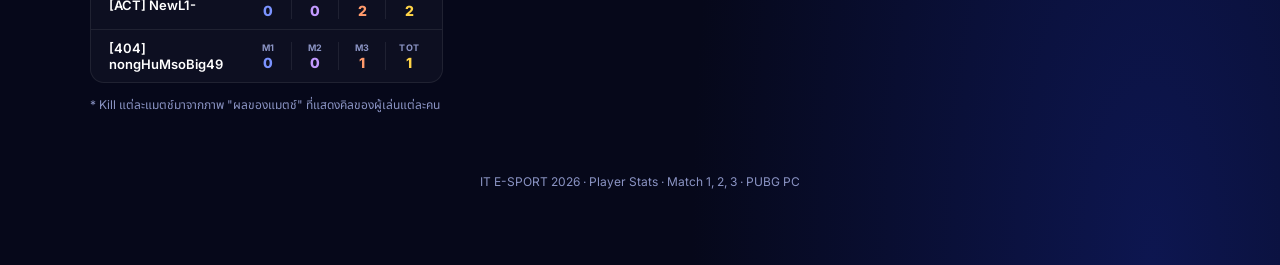
<file: players.html>
<!DOCTYPE html>
<html lang="th">
<head>
<meta charset="UTF-8">
<meta name="viewport" content="width=device-width, initial-scale=1.0">
<title>Players — IT E-SPORT 2026</title>
<link rel="preconnect" href="https://fonts.googleapis.com">
<link rel="preconnect" href="https://fonts.gstatic.com" crossorigin>
<link href="https://fonts.googleapis.com/css2?family=Noto+Sans+Thai:wght@400;600;700;800;900&family=Inter:wght@400;600;700;800;900&display=swap" rel="stylesheet">
<style>
:root{
  --bg:#06081a; --card:rgba(255,255,255,0.03); --card2:rgba(255,255,255,0.05);
  --accent:#3b5bff; --glow:rgba(59,91,255,0.3);
  --gold:#ffd447; --silver:#cfd8ff; --bronze:#e5a35a;
  --line:rgba(255,255,255,0.08); --muted:#8b94c4; --r:10px;
  --m1:#3b5bff; --m2:#a259ff; --m3:#ff6b35;
}
*,*::before,*::after{box-sizing:border-box;margin:0;padding:0;}
body{font-family:'Inter','Noto Sans Thai',system-ui,sans-serif;
  background:radial-gradient(ellipse 80% 60% at 10% -10%,#1a2870 0%,transparent 60%),
  radial-gradient(ellipse 60% 40% at 90% 100%,#0d1650 0%,transparent 60%),var(--bg);
  color:#fff;min-height:100vh;padding:0 16px 72px;}

/* Nav */
nav.top-nav{background:rgba(0,0,0,0.4);backdrop-filter:blur(10px);
  border-bottom:1px solid var(--line);position:sticky;top:0;z-index:100;
  display:flex;align-items:center;gap:0;padding:0 20px;}
.nav-logo{font-weight:900;font-size:14px;letter-spacing:1px;color:#fff;
  padding:14px 0;margin-right:20px;white-space:nowrap;}
.nav-link{display:block;padding:14px 16px;font-size:13px;font-weight:700;
  color:var(--muted);text-decoration:none;border-bottom:2px solid transparent;
  transition:color .15s,border-color .15s;}
.nav-link:hover{color:#fff;}
.nav-link.active{color:#fff;border-bottom-color:var(--accent);}

.wrap{max-width:1100px;margin:0 auto;padding-top:36px;}
header{text-align:center;margin-bottom:32px;}
.badge{display:inline-block;background:#fff;color:#06081a;font-size:11.5px;
  font-weight:800;letter-spacing:1.5px;padding:4px 16px;border-radius:4px;
  margin-bottom:12px;text-transform:uppercase;}
h1{font-size:clamp(26px,5vw,44px);font-weight:900;letter-spacing:1px;
  text-transform:uppercase;
  background:linear-gradient(100deg,#fff 30%,#7b93ff 100%);
  -webkit-background-clip:text;background-clip:text;color:transparent;margin-bottom:8px;}
.header-sub{color:var(--muted);font-size:14px;}

/* Section title */
.section-title{display:flex;align-items:center;gap:10px;font-size:16px;
  font-weight:800;color:#cfd6ff;margin:0 0 16px;}
.section-title::before{content:"";display:inline-block;width:5px;height:20px;
  background:var(--accent);border-radius:3px;flex-shrink:0;}

/* Top players table */
.table-wrap{overflow-x:auto;margin-bottom:48px;}
table{width:100%;min-width:620px;border-collapse:collapse;background:var(--card);
  border-radius:var(--r);overflow:hidden;border:1px solid var(--line);}
thead th{background:#fff;color:#06081a;text-align:center;padding:11px 8px;
  font-size:11.5px;font-weight:800;letter-spacing:.5px;text-transform:uppercase;white-space:nowrap;}
thead th.al{text-align:left;padding-left:14px;}
.m1h{background:#e8edff;color:#1a2ea0;}
.m2h{background:#ece8ff;color:#5a1a9e;}
.m3h{background:#fff0eb;color:#9e3a1a;}
tbody td{padding:11px 8px;border-bottom:1px solid var(--line);font-size:13px;
  text-align:center;font-variant-numeric:tabular-nums;}
tbody td.al{text-align:left;padding-left:14px;}
tbody tr:last-child td{border-bottom:none;}
tbody tr{transition:background .14s;}
tbody tr:hover{background:rgba(255,255,255,0.05);}
.rank-cell{font-weight:800;color:var(--muted);font-size:14px;}
tr.r1 .rank-cell{color:var(--gold);}
tr.r2 .rank-cell{color:var(--silver);}
tr.r3 .rank-cell{color:var(--bronze);}
.player-cell{font-weight:700;font-size:13.5px;}
.team-tag{display:inline-block;font-size:10px;background:rgba(255,255,255,0.08);
  color:#a9b8ff;padding:2px 7px;border-radius:4px;margin-left:6px;vertical-align:middle;font-weight:600;}
.total-k{font-weight:900;font-size:15px;color:var(--gold);}
.k-m1{color:#7b93ff;} .k-m2{color:#c299ff;} .k-m3{color:#ff9a6c;}

/* Filter bar */
.filter-bar{display:flex;flex-wrap:wrap;gap:8px;margin-bottom:20px;align-items:center;}
.filter-label{font-size:12.5px;font-weight:700;color:var(--muted);}
.filter-btn{background:rgba(255,255,255,0.04);border:1px solid var(--line);color:#c0c8f0;
  font-family:inherit;font-size:12px;font-weight:700;padding:7px 14px;border-radius:6px;
  cursor:pointer;transition:all .15s;}
.filter-btn:hover{background:rgba(255,255,255,0.09);}
.filter-btn.active{background:var(--accent);border-color:var(--accent);color:#fff;
  box-shadow:0 2px 10px var(--glow);}

/* Team cards */
.teams-grid{display:grid;grid-template-columns:repeat(auto-fill,minmax(320px,1fr));gap:20px;}
.team-card{background:var(--card);border:1px solid var(--line);border-radius:14px;overflow:hidden;
  transition:border-color .2s;}
.team-card:hover{border-color:rgba(59,91,255,.35);}
.tc-header{display:flex;align-items:center;justify-content:space-between;
  padding:14px 18px;background:rgba(59,91,255,.1);border-bottom:1px solid var(--line);}
.tc-seed{font-size:12px;color:var(--muted);font-weight:700;}
.tc-name{font-size:15px;font-weight:800;}
.tc-total{font-size:20px;font-weight:900;color:var(--gold);}
.tc-sub{font-size:10.5px;color:var(--muted);}

.player-row{display:flex;align-items:center;padding:10px 18px;
  border-bottom:1px solid var(--line);}
.player-row:last-child{border-bottom:none;}
.pr-name{flex:1;font-size:13px;font-weight:600;}
.pr-kills{display:flex;gap:8px;align-items:center;}
.pk{display:flex;flex-direction:column;align-items:center;min-width:30px;}
.pk-label{font-size:9px;color:var(--muted);font-weight:700;letter-spacing:.5px;margin-bottom:1px;}
.pk-val{font-size:14px;font-weight:800;}
.pk-m1 .pk-val{color:#7b93ff;}
.pk-m2 .pk-val{color:#c299ff;}
.pk-m3 .pk-val{color:#ff9a6c;}
.pk-tot .pk-val{color:var(--gold);}
.pr-sep{width:1px;height:28px;background:var(--line);}

.note{color:var(--muted);font-size:12px;margin-top:12px;line-height:1.7;}
footer{text-align:center;margin-top:56px;color:var(--muted);font-size:12px;line-height:1.8;}

@media(max-width:640px){
  .teams-grid{grid-template-columns:1fr;}
  table{min-width:500px;}
}
</style>
</head>
<body>

<nav class="top-nav">
  <span class="nav-logo">⚡ IT E-SPORT 2026</span>
  <a href="match-results.html" class="nav-link">📊 Match Results</a>
  <a href="players.html" class="nav-link active">👤 Players</a>
</nav>

<div class="wrap">
  <header>
    <div class="badge">IT E-SPORT 2026 · PLAYER STATS</div>
    <h1>Player Kills</h1>
    <div class="header-sub">สถิติคิลผู้เล่นแยกแมตช์ — Match 1, 2, 3</div>
  </header>

  <!-- Top killers table -->
  <div class="section-title">🔫 Top Killers (ทุกผู้เล่นเรียงตาม Kill รวม)</div>
  <div class="table-wrap">
    <table id="player-table">
      <thead>
        <tr>
          <th>RANK</th>
          <th class="al">PLAYER</th>
          <th class="al">TEAM</th>
          <th class="m1h">M1</th>
          <th class="m2h">M2</th>
          <th class="m3h">M3</th>
          <th>TOTAL KILLS</th>
        </tr>
      </thead>
      <tbody id="player-body"></tbody>
    </table>
  </div>

  <!-- Team filter -->
  <div class="section-title">🏟️ รายชื่อผู้เล่นแยกทีม</div>
  <div class="filter-bar">
    <span class="filter-label">กรองทีม:</span>
    <button class="filter-btn active" id="filter-all" onclick="filterTeam(0)">ทั้งหมด</button>
    <div id="team-filters"></div>
  </div>

  <div class="teams-grid" id="teams-grid"></div>

  <p class="note">* Kill แต่ละแมตช์มาจากภาพ "ผลของแมตช์" ที่แสดงคิลของผู้เล่นแต่ละคน</p>
  <footer>IT E-SPORT 2026 · Player Stats · Match 1, 2, 3 · PUBG PC</footer>
</div>

<script src="team-data.js"></script>
<script>
/* ─── Build all-player flat list ─────────────────────────── */
const allPlayers = [];
Object.entries(ROSTERS).forEach(([tid, players]) => {
  players.forEach(p => {
    const total = p.kills.reduce((s,k)=>s+k,0);
    allPlayers.push({ name:p.name, teamId:+tid, kills:p.kills, total });
  });
});
allPlayers.sort((a,b)=>b.total-a.total||b.kills[0]-a.kills[0]);

/* ─── Top killers table ──────────────────────────────────── */
function renderPlayerTable(players) {
  const tbody = document.getElementById('player-body');
  tbody.innerHTML = '';
  players.forEach((p, i) => {
    const rank = i+1;
    const cls  = rank===1?'r1':rank===2?'r2':rank===3?'r3':'';
    const tr   = document.createElement('tr');
    if(cls) tr.className = cls;
    tr.innerHTML = `
      <td class="rank-cell">${rank}</td>
      <td class="player-cell al">${p.name}</td>
      <td class="al"><span style="font-size:12.5px;color:#a9b8ff;font-weight:700">${teamName(p.teamId)}</span></td>
      <td class="k-m1" style="font-weight:700">${p.kills[0]}</td>
      <td class="k-m2" style="font-weight:700">${p.kills[1]}</td>
      <td class="k-m3" style="font-weight:700">${p.kills[2]}</td>
      <td class="total-k">${p.total}</td>`;
    tbody.appendChild(tr);
  });
}

/* ─── Team cards ─────────────────────────────────────────── */
function renderTeamCards(filterTid) {
  const grid = document.getElementById('teams-grid');
  const ids = filterTid ? [filterTid] : Object.keys(ROSTERS).map(Number);

  grid.innerHTML = ids.map(tid => {
    const players = ROSTERS[tid];
    const teamTotal = players.reduce((s,p)=>s+p.kills.reduce((a,k)=>a+k,0),0);

    const playerRows = [...players]
      .sort((a,b)=>b.kills.reduce((s,k)=>s+k,0)-a.kills.reduce((s,k)=>s+k,0))
      .map(p => {
        const tot = p.kills.reduce((s,k)=>s+k,0);
        return `<div class="player-row">
          <span class="pr-name">${p.name}</span>
          <div class="pr-kills">
            <div class="pk pk-m1"><span class="pk-label">M1</span><span class="pk-val">${p.kills[0]}</span></div>
            <div class="pr-sep"></div>
            <div class="pk pk-m2"><span class="pk-label">M2</span><span class="pk-val">${p.kills[1]}</span></div>
            <div class="pr-sep"></div>
            <div class="pk pk-m3"><span class="pk-label">M3</span><span class="pk-val">${p.kills[2]}</span></div>
            <div class="pr-sep"></div>
            <div class="pk pk-tot"><span class="pk-label">TOT</span><span class="pk-val">${tot}</span></div>
          </div>
        </div>`;
      }).join('');

    return `<div class="team-card" data-team="${tid}">
      <div class="tc-header">
        <div>
          <div class="tc-seed">#${tid}</div>
          <div class="tc-name">${teamName(tid)}</div>
        </div>
        <div style="text-align:right">
          <div class="tc-total">${teamTotal}</div>
          <div class="tc-sub">Total Kills</div>
        </div>
      </div>
      ${playerRows}
    </div>`;
  }).join('');
}

/* ─── Filter buttons ─────────────────────────────────────── */
function buildFilterBtns() {
  const wrap = document.getElementById('team-filters');
  wrap.innerHTML = Object.keys(ROSTERS).map(tid => `
    <button class="filter-btn" id="filter-${tid}" onclick="filterTeam(${tid})">
      ${teamName(+tid)}
    </button>`).join('');
}

let activeFilter = 0;
function filterTeam(tid) {
  activeFilter = tid;
  document.querySelectorAll('.filter-btn').forEach(b => b.classList.remove('active'));
  document.getElementById(tid ? `filter-${tid}` : 'filter-all').classList.add('active');

  const filtered = tid ? allPlayers.filter(p=>p.teamId===tid) : allPlayers;
  renderPlayerTable(filtered);
  renderTeamCards(tid);
}

/* ─── Init ───────────────────────────────────────────────── */
buildFilterBtns();
renderPlayerTable(allPlayers);
renderTeamCards(0);
</script>
</body>
</html>
</file>
<file: style.css>
/* ============================================================
   style.css – IT E-SPORT 2026 PUBG Leaderboard
   ============================================================ */

@import url('https://fonts.googleapis.com/css2?family=Noto+Sans+Thai:wght@400;600;700;800;900&family=Inter:wght@400;600;700;800;900&display=swap');

/* ---------- Design tokens ---------- */
:root {
  --bg-base:    #06081a;
  --bg-card:    rgba(255,255,255,0.03);
  --accent:     #3b5bff;
  --accent-glow:rgba(59,91,255,0.35);
  --gold:       #ffd447;
  --silver:     #cfd8ff;
  --bronze:     #e5a35a;
  --line:       rgba(255,255,255,0.08);
  --text:       #ffffff;
  --text-muted: #8b94c4;
  --radius:     12px;
}

/* ---------- Reset ---------- */
*, *::before, *::after { box-sizing: border-box; margin: 0; padding: 0; }

/* ---------- Base ---------- */
body {
  font-family: 'Inter', 'Noto Sans Thai', system-ui, sans-serif;
  background:
    radial-gradient(ellipse 80% 60% at 10% -10%, #1a2870 0%, transparent 60%),
    radial-gradient(ellipse 60% 40% at 90% 100%, #0d1650 0%, transparent 60%),
    var(--bg-base);
  color: var(--text);
  min-height: 100vh;
  padding: 36px 16px 72px;
  line-height: 1.5;
}

/* ---------- Layout ---------- */
.wrap { max-width: 1020px; margin: 0 auto; }

/* ---------- Header ---------- */
header { text-align: center; margin-bottom: 32px; }

.header-badge {
  display: inline-block;
  background: #ffffff;
  color: #06081a;
  font-weight: 800;
  font-size: 12px;
  letter-spacing: 1.5px;
  padding: 4px 16px;
  border-radius: 4px;
  margin-bottom: 12px;
  text-transform: uppercase;
}

h1 {
  font-size: clamp(30px, 6vw, 52px);
  font-weight: 900;
  letter-spacing: 1px;
  text-transform: uppercase;
  background: linear-gradient(100deg, #ffffff 30%, #7b93ff 100%);
  -webkit-background-clip: text;
  background-clip: text;
  color: transparent;
  margin-bottom: 8px;
}

.header-sub {
  color: var(--text-muted);
  font-size: 14px;
  transition: color .2s;
}

/* ---------- Tabs ---------- */
.tabs {
  display: flex;
  justify-content: center;
  gap: 12px;
  flex-wrap: wrap;
  margin-bottom: 32px;
}

.tab-btn {
  background: rgba(255,255,255,0.04);
  border: 1px solid var(--line);
  color: #c0c8f0;
  font-family: inherit;
  font-size: 15px;
  font-weight: 700;
  padding: 12px 28px;
  border-radius: var(--radius);
  cursor: pointer;
  transition: background .18s, border-color .18s, box-shadow .18s, color .18s, transform .15s;
}

.tab-btn:hover {
  background: rgba(255,255,255,0.09);
  transform: translateY(-2px);
}

.tab-btn.active {
  background: var(--accent);
  border-color: var(--accent);
  color: #fff;
  box-shadow: 0 4px 20px var(--accent-glow);
  transform: translateY(-2px);
}

/* ---------- Podium ---------- */
.podium {
  display: flex;
  gap: 16px;
  justify-content: center;
  flex-wrap: wrap;
  margin: 0 0 40px;
}

.p-card {
  background: var(--bg-card);
  border: 1px solid var(--line);
  border-radius: 16px;
  padding: 20px 26px;
  min-width: 170px;
  text-align: center;
  transition: transform .2s;
}

.p-card:hover { transform: translateY(-4px); }

.p-card.gold   { order:2; transform:translateY(-14px); border-color:rgba(255,212,71,.45); box-shadow:0 0 36px rgba(255,212,71,.18); }
.p-card.gold:hover { transform:translateY(-18px); }
.p-card.silver { order:1; }
.p-card.bronze { order:3; }

.p-rank  { font-size: 11px; color: var(--text-muted); letter-spacing: 2px; margin-bottom: 8px; }
.p-team  { font-size: 18px; font-weight: 800; margin-bottom: 10px; word-break: break-word; }
.p-total { font-size: 30px; font-weight: 900; }
.p-card.gold   .p-total { color: var(--gold); }
.p-card.silver .p-total { color: var(--silver); }
.p-card.bronze .p-total { color: var(--bronze); }
.p-pts  { font-size: 11px; color: var(--text-muted); margin-top: 4px; }
.p-group { font-size: 11px; color: #a9b8ff; margin-top: 6px; opacity: .8; }

/* ---------- Section title ---------- */
.section-title {
  display: flex;
  align-items: center;
  gap: 10px;
  font-size: 18px;
  font-weight: 800;
  color: #cfd6ff;
  margin: 0 0 14px;
  transition: content .2s;
}

.section-title::before {
  content: "";
  display: inline-block;
  width: 5px;
  height: 20px;
  background: var(--accent);
  border-radius: 3px;
  flex-shrink: 0;
}

/* ---------- Table ---------- */
.table-wrap { overflow-x: auto; }

table {
  width: 100%;
  min-width: 580px;
  border-collapse: collapse;
  background: var(--bg-card);
  border-radius: var(--radius);
  overflow: hidden;
  border: 1px solid var(--line);
}

thead th {
  background: #ffffff;
  color: #06081a;
  text-align: left;
  padding: 13px 15px;
  font-size: 12.5px;
  font-weight: 800;
  letter-spacing: .6px;
  text-transform: uppercase;
}

thead th.num { text-align: center; }

tbody td {
  padding: 13px 15px;
  border-bottom: 1px solid var(--line);
  font-size: 14px;
}

tbody tr:last-child td { border-bottom: none; }
tbody tr { transition: background .15s; }
tbody tr:hover { background: rgba(255,255,255,0.05); }

td.num { text-align: center; font-variant-numeric: tabular-nums; }
td.align-left { text-align: left; }

.rank-cell  { font-weight: 800; color: var(--text-muted); font-size: 16px; }
.team-cell  { font-weight: 700; }
.total-cell { font-weight: 900; font-size: 17px; }

tr.gold   .rank-cell { color: var(--gold); }
tr.silver .rank-cell { color: var(--silver); }
tr.bronze .rank-cell { color: var(--bronze); }

.group-tag {
  display: inline-block;
  font-size: 10.5px;
  background: rgba(255,255,255,0.1);
  color: #a9b8ff;
  padding: 2px 7px;
  border-radius: 4px;
  margin-left: 8px;
  vertical-align: middle;
  font-weight: 600;
}

.tie-badge {
  display: inline-block;
  font-size: 10px;
  background: var(--accent);
  color: #fff;
  padding: 1px 7px;
  border-radius: 20px;
  margin-left: 6px;
  vertical-align: middle;
}

/* ---------- Note ---------- */
.note {
  color: var(--text-muted);
  font-size: 12.5px;
  margin-top: 12px;
  line-height: 1.7;
}

/* ---------- Rules section ---------- */
.rules {
  display: grid;
  grid-template-columns: 1fr 1fr;
  gap: 20px;
  margin: 16px 0 0;
}

.rule-box {
  background: var(--bg-card);
  border: 1px solid var(--line);
  border-radius: var(--radius);
  padding: 18px 20px;
}

.rule-box h3 {
  font-size: 14px;
  color: #cfd6ff;
  font-weight: 700;
  margin-bottom: 12px;
}

.kill-rule {
  display: inline-block;
  font-size: 14px;
  font-weight: 700;
  color: #e2e6ff;
  background: rgba(59,91,255,0.14);
  border: 1px solid rgba(59,91,255,0.3);
  border-radius: 8px;
  padding: 10px 16px;
}

.tiebreak-list {
  margin: 10px 0 0 18px;
  font-size: 13.5px;
  color: #c7cdf0;
  line-height: 2;
}

.tie-tag {
  display: inline-block;
  font-size: 10.5px;
  background: var(--accent);
  color: #fff;
  padding: 1px 7px;
  border-radius: 20px;
  margin-left: 6px;
  vertical-align: middle;
}

.rule-table {
  width: 100%;
  border-collapse: collapse;
  font-size: 13px;
}

.rule-table th {
  text-align: left;
  color: var(--text-muted);
  font-weight: 600;
  padding: 6px 4px;
  border-bottom: 1px solid var(--line);
}

.rule-table td {
  padding: 6px 4px;
  border-bottom: 1px solid var(--line);
}

.rule-table tr:last-child td { border-bottom: none; }

/* ---------- Footer ---------- */
footer {
  text-align: center;
  margin-top: 56px;
  color: var(--text-muted);
  font-size: 12.5px;
  line-height: 1.8;
}

/* ---------- Responsive ---------- */
@media (max-width: 640px) {
  .rules { grid-template-columns: 1fr; }
}

@media (max-width: 600px) {
  thead th, tbody td { padding: 10px 8px; font-size: 12.5px; }
  .p-card { min-width: 140px; padding: 16px; }
  .tab-btn { padding: 10px 18px; font-size: 14px; }
}
</file>
